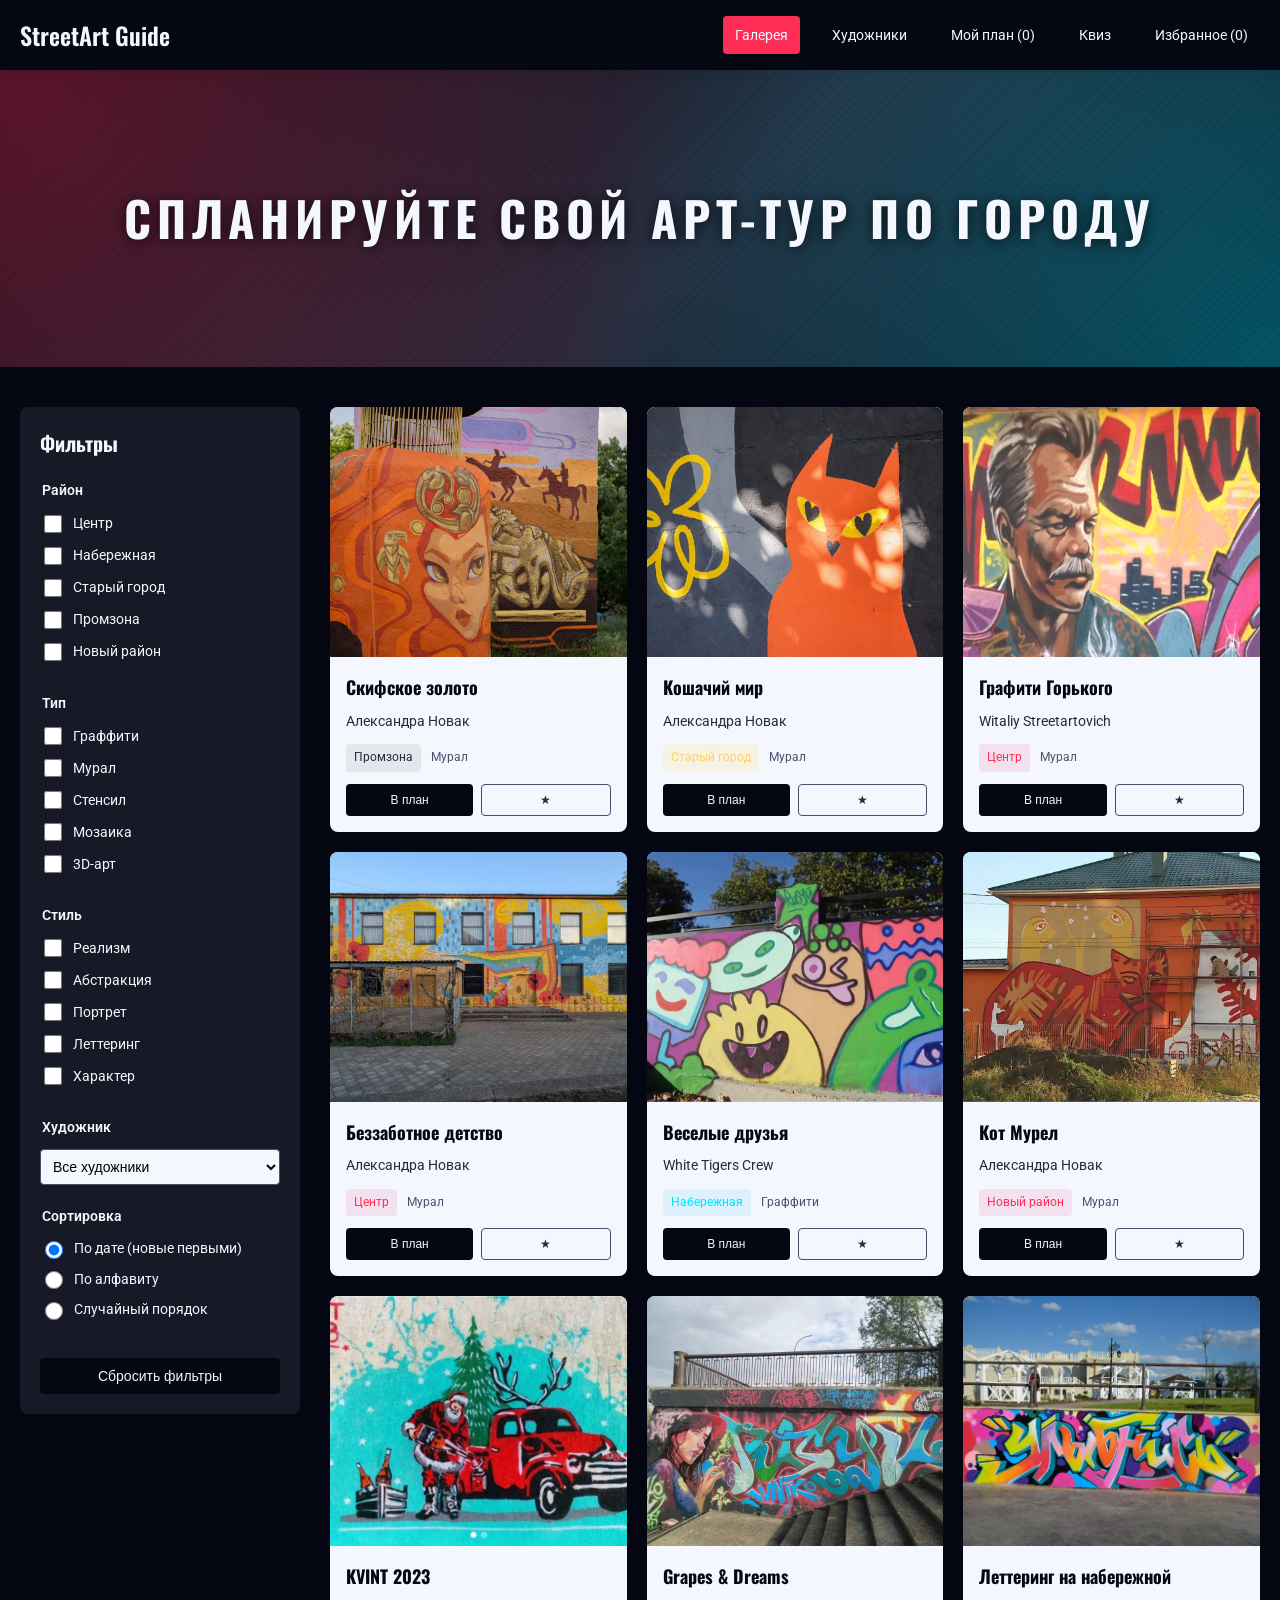
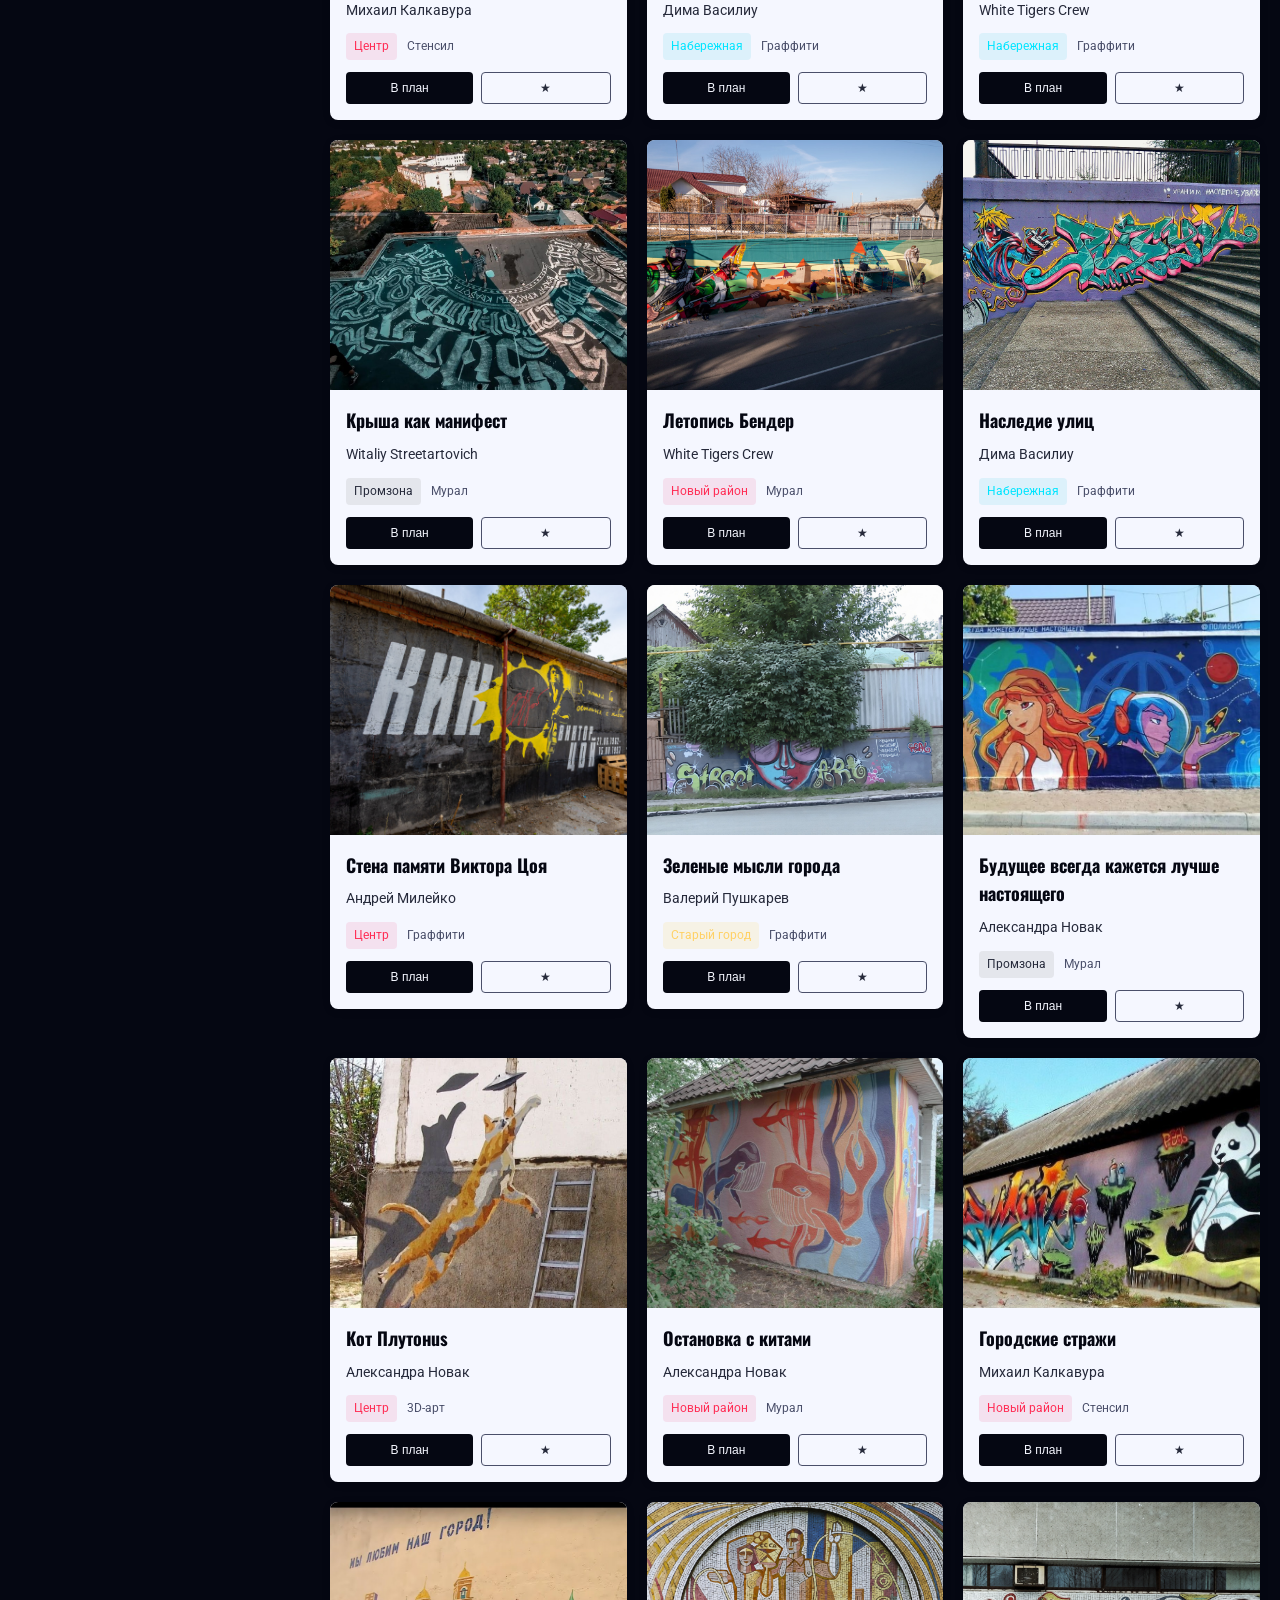
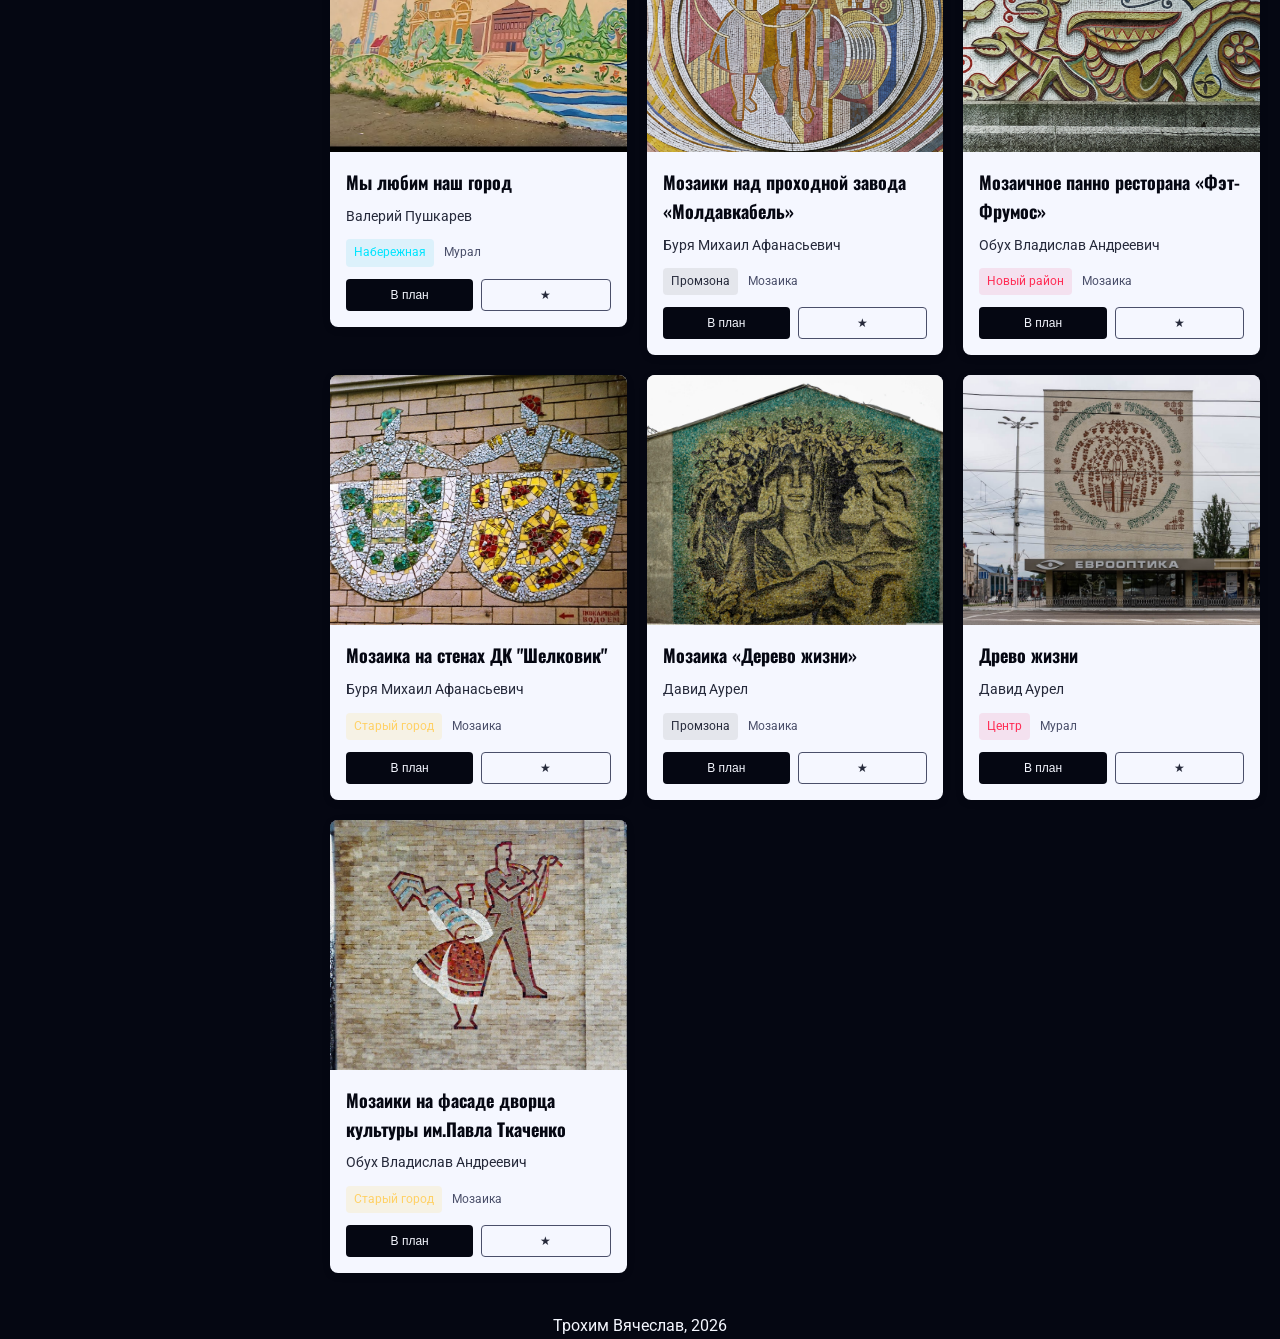
<file: index.html>
<!DOCTYPE html>
<html lang="ru">
<head>
    <meta charset="UTF-8">
    <meta name="viewport" content="width=device-width, initial-scale=1.0">
    <meta name="description" content="Цифровой путеводитель по уличному искусству города с интерактивной галереей, планировщиком визита и базой художников">
    <title>StreetArt Guide - Цифровой путеводитель по уличному искусству</title>
    <link rel="preconnect" href="https://fonts.googleapis.com">
    <link rel="preconnect" href="https://fonts.gstatic.com" crossorigin>
    <link href="https://fonts.googleapis.com/css2?family=Oswald:wght@400;600;700&family=Roboto:wght@300;400;500;700&display=swap" rel="stylesheet">
    <link rel="stylesheet" href="css/style.css">
</head>
<body class="page">
    <header class="header">
        <div class="header__container">
            <a href="index.html" class="header__logo">StreetArt Guide</a>
            <nav class="header__nav" aria-label="Основная навигация">
                <a href="index.html" class="header__nav-link header__nav-link_active">Галерея</a>
                <a href="artists.html" class="header__nav-link">Художники</a>
                <a href="planner.html" class="header__nav-link">Мой план (<span id="planCount">0</span>)</a>
                <a href="quiz.html" class="header__nav-link">Квиз</a>
                <a href="favorites.html" class="header__nav-link">Избранное (<span id="favCount">0</span>)</a>
            </nav>
            <button class="header__burger" aria-label="Открыть меню" id="burgerBtn">
                <span></span>
                <span></span>
                <span></span>
            </button>
        </div>
    </header>

    <section class="banner">
        <div class="banner__container">
            <h1 class="banner__title">Спланируйте свой арт-тур по городу</h1>
        </div>
    </section>

    <main class="content">
        <div class="content__container">
            <aside class="filters">
                <h2 class="filters__title">Фильтры</h2>
                
                <fieldset class="filters__fieldset">
                    <legend class="filters__legend">Район</legend>
                    <label class="filters__label">
                        <input type="checkbox" class="filters__checkbox" value="Центр" data-filter="district">
                        <span>Центр</span>
                    </label>
                    <label class="filters__label">
                        <input type="checkbox" class="filters__checkbox" value="Набережная" data-filter="district">
                        <span>Набережная</span>
                    </label>
                    <label class="filters__label">
                        <input type="checkbox" class="filters__checkbox" value="Старый город" data-filter="district">
                        <span>Старый город</span>
                    </label>
                    <label class="filters__label">
                        <input type="checkbox" class="filters__checkbox" value="Промзона" data-filter="district">
                        <span>Промзона</span>
                    </label>
                    <label class="filters__label">
                        <input type="checkbox" class="filters__checkbox" value="Новый район" data-filter="district">
                        <span>Новый район</span>
                    </label>
                </fieldset>

                <fieldset class="filters__fieldset">
                    <legend class="filters__legend">Тип</legend>
                    <label class="filters__label">
                        <input type="checkbox" class="filters__checkbox" value="Граффити" data-filter="type">
                        <span>Граффити</span>
                    </label>
                    <label class="filters__label">
                        <input type="checkbox" class="filters__checkbox" value="Мурал" data-filter="type">
                        <span>Мурал</span>
                    </label>
                    <label class="filters__label">
                        <input type="checkbox" class="filters__checkbox" value="Стенсил" data-filter="type">
                        <span>Стенсил</span>
                    </label>
                    <label class="filters__label">
                        <input type="checkbox" class="filters__checkbox" value="Мозаика" data-filter="type">
                        <span>Мозаика</span>
                    </label>
                    <label class="filters__label">
                        <input type="checkbox" class="filters__checkbox" value="3D-арт" data-filter="type">
                        <span>3D-арт</span>
                    </label>
                </fieldset>

                <fieldset class="filters__fieldset">
                    <legend class="filters__legend">Стиль</legend>
                    <label class="filters__label">
                        <input type="checkbox" class="filters__checkbox" value="Реализм" data-filter="style">
                        <span>Реализм</span>
                    </label>
                    <label class="filters__label">
                        <input type="checkbox" class="filters__checkbox" value="Абстракция" data-filter="style">
                        <span>Абстракция</span>
                    </label>
                    <label class="filters__label">
                        <input type="checkbox" class="filters__checkbox" value="Портрет" data-filter="style">
                        <span>Портрет</span>
                    </label>
                    <label class="filters__label">
                        <input type="checkbox" class="filters__checkbox" value="Леттеринг" data-filter="style">
                        <span>Леттеринг</span>
                    </label>
                    <label class="filters__label">
                        <input type="checkbox" class="filters__checkbox" value="Характер" data-filter="style">
                        <span>Характер</span>
                    </label>
                </fieldset>

                <fieldset class="filters__fieldset">
                    <legend class="filters__legend">Художник</legend>
                    <select class="filters__select" id="artistFilter" data-filter="artist">
                        <option value="">Все художники</option>
                    </select>
                </fieldset>

                <fieldset class="filters__fieldset">
                    <legend class="filters__legend">Сортировка</legend>
                    <label class="filters__label">
                        <input type="radio" class="filters__radio" name="sort" value="date" checked>
                        <span>По дате (новые первыми)</span>
                    </label>
                    <label class="filters__label">
                        <input type="radio" class="filters__radio" name="sort" value="alphabet">
                        <span>По алфавиту</span>
                    </label>
                    <label class="filters__label">
                        <input type="radio" class="filters__radio" name="sort" value="random">
                        <span>Случайный порядок</span>
                    </label>
                </fieldset>

                <button class="filters__reset" id="resetFilters">Сбросить фильтры</button>
            </aside>

            <section class="gallery" id="gallery" role="region" aria-label="Галерея арт-объектов">
                <div class="gallery__empty" id="galleryEmpty" style="display: none;">
                    <p>По выбранным фильтрам ничего не найдено</p>
                </div>
            </section>
        </div>
      
    </main>
  <footer>Трохим Вячеслав, 2026</footer>
    <!-- Модальное окно для детального просмотра арт-объекта -->
    <div class="modal" id="artworkModal" role="dialog" aria-labelledby="modalTitle" aria-hidden="true">
        <div class="modal__overlay" id="modalOverlay"></div>
        <div class="modal__content">
            <button class="modal__close" aria-label="Закрыть" id="modalClose">&times;</button>
            <div class="modal__body" id="modalBody"></div>
        </div>
    </div>

    <!-- Уведомления -->
    <div class="notification" id="notification"></div>

    <script src="js/data.js"></script>
    <script src="js/favorites.js"></script>
    <script src="js/planner.js"></script>
    <script src="js/gallery.js"></script>
    <script src="js/modals.js"></script>
    <script src="js/app.js"></script>
</body>
</html>
</file>
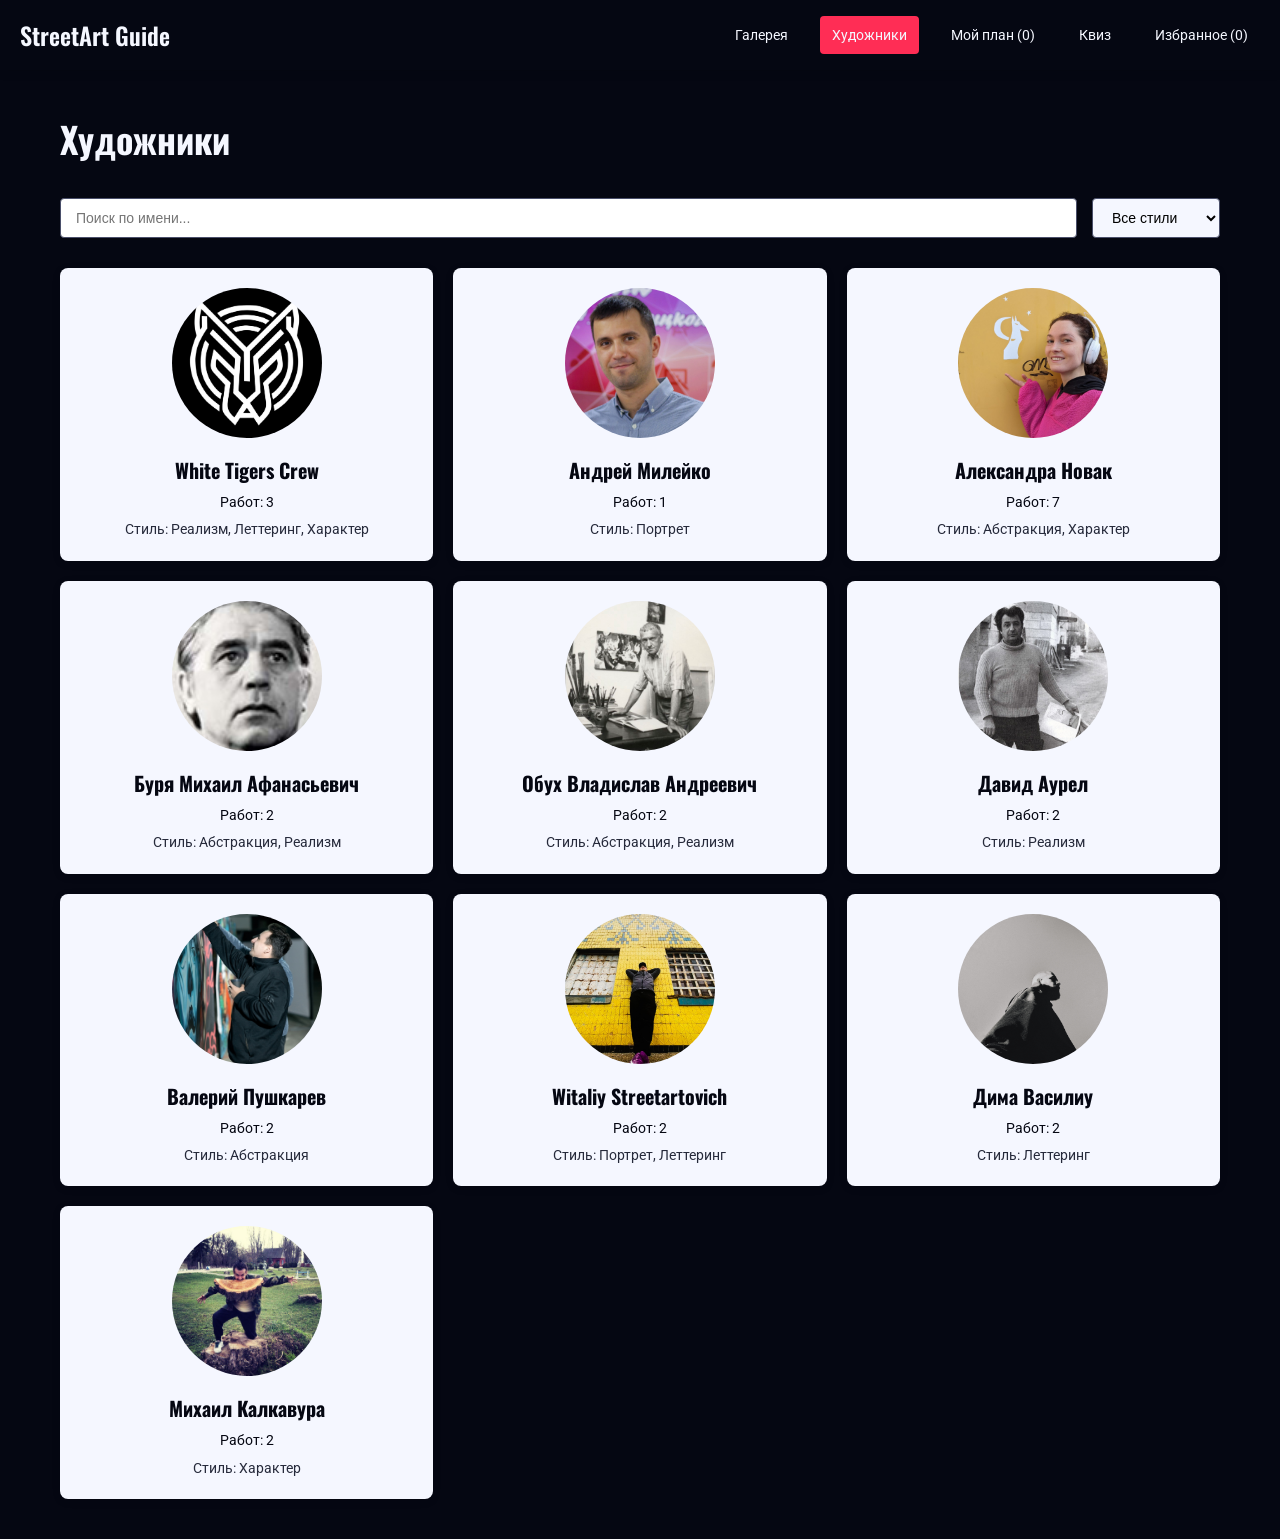
<file: artists.html>
<!DOCTYPE html>
<html lang="ru">
<head>
    <meta charset="UTF-8">
    <meta name="viewport" content="width=device-width, initial-scale=1.0">
    <meta name="description" content="База художников уличного искусства - биографии, портфолио, лучшие работы">
    <title>Художники - StreetArt Guide</title>
    <link rel="preconnect" href="https://fonts.googleapis.com">
    <link rel="preconnect" href="https://fonts.gstatic.com" crossorigin>
    <link href="https://fonts.googleapis.com/css2?family=Oswald:wght@400;600;700&family=Roboto:wght@300;400;500;700&display=swap" rel="stylesheet">
    <link rel="stylesheet" href="css/style.css">
    <link rel="stylesheet" href="css/artists.css">
</head>
<body class="page">
    <header class="header">
        <div class="header__container">
            <a href="index.html" class="header__logo">StreetArt Guide</a>
            <nav class="header__nav" aria-label="Основная навигация">
                <a href="index.html" class="header__nav-link">Галерея</a>
                <a href="artists.html" class="header__nav-link header__nav-link_active">Художники</a>
                <a href="planner.html" class="header__nav-link">Мой план (<span id="planCount">0</span>)</a>
                <a href="quiz.html" class="header__nav-link">Квиз</a>
                <a href="favorites.html" class="header__nav-link">Избранное (<span id="favCount">0</span>)</a>
            </nav>
            <button class="header__burger" aria-label="Открыть меню" id="burgerBtn">
                <span></span>
                <span></span>
                <span></span>
            </button>
        </div>
    </header>

    <main class="content">
        <div class="content__container content__container_full">
            <section class="artists-page" id="artistsPage">
                <h1 class="artists-page__title">Художники</h1>
                
                <div class="artists-page__filters">
                    <input type="text" class="artists-page__search" id="artistSearch" placeholder="Поиск по имени...">
                    <select class="artists-page__filter" id="styleFilter">
                        <option value="">Все стили</option>
                        <option value="Портрет">Портрет</option>
                        <option value="Абстракция">Абстракция</option>
                        <option value="Леттеринг">Леттеринг</option>
                        <option value="Характер">Характер</option>
                        <option value="Реализм">Реализм</option>
                    </select>
                </div>

                <div class="artists-grid" id="artistsGrid"></div>
            </section>

            <!-- Страница профиля художника -->
            <section class="artist-profile" id="artistProfile" style="display: none;">
                <button class="artist-profile__back" id="backToList">← Назад к списку</button>
                <div class="artist-profile__content" id="artistProfileContent"></div>
            </section>
        </div>
    </main>

    <div class="notification" id="notification"></div>

    <script src="js/data.js"></script>
    <script src="js/favorites.js"></script>
    <script src="js/planner.js"></script>
    <script src="js/modals.js"></script>
    <script src="js/artists.js"></script>
    <script src="js/app.js"></script>
</body>
</html>
</file>
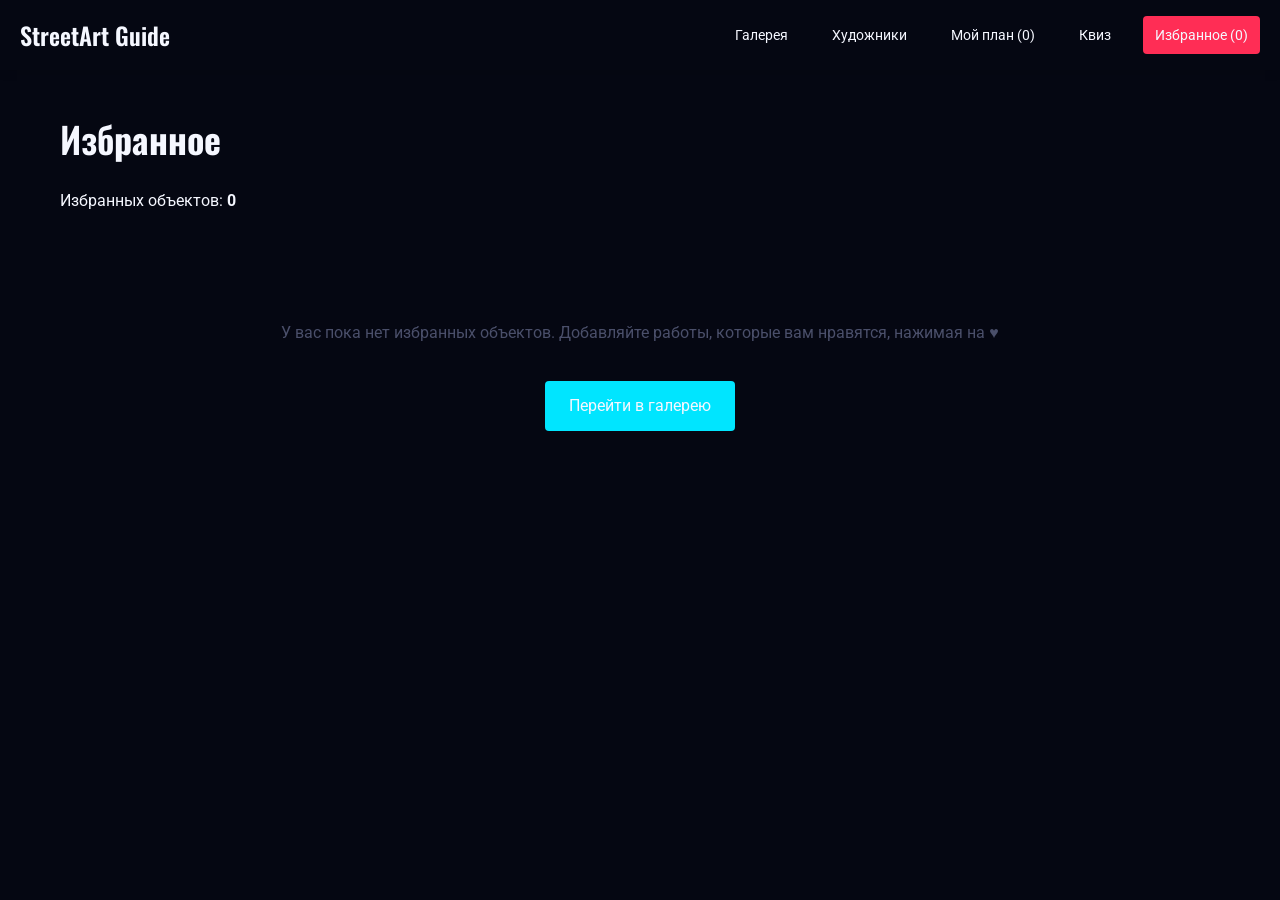
<file: favorites.html>
<!DOCTYPE html>
<html lang="ru">
<head>
    <meta charset="UTF-8">
    <meta name="viewport" content="width=device-width, initial-scale=1.0">
    <meta name="description" content="Избранные арт-объекты - ваша коллекция любимых произведений уличного искусства">
    <title>Избранное - StreetArt Guide</title>
    <link rel="preconnect" href="https://fonts.googleapis.com">
    <link rel="preconnect" href="https://fonts.gstatic.com" crossorigin>
    <link href="https://fonts.googleapis.com/css2?family=Oswald:wght@400;600;700&family=Roboto:wght@300;400;500;700&display=swap" rel="stylesheet">
    <link rel="stylesheet" href="css/style.css">
    <link rel="stylesheet" href="css/favorites.css">
</head>
<body class="page">
    <header class="header">
        <div class="header__container">
            <a href="index.html" class="header__logo">StreetArt Guide</a>
            <nav class="header__nav" aria-label="Основная навигация">
                <a href="index.html" class="header__nav-link">Галерея</a>
                <a href="artists.html" class="header__nav-link">Художники</a>
                <a href="planner.html" class="header__nav-link">Мой план (<span id="planCount">0</span>)</a>
                <a href="quiz.html" class="header__nav-link">Квиз</a>
                <a href="favorites.html" class="header__nav-link header__nav-link_active">Избранное (<span id="favCount">0</span>)</a>
            </nav>
            <button class="header__burger" aria-label="Открыть меню" id="burgerBtn">
                <span></span>
                <span></span>
                <span></span>
            </button>
        </div>
    </header>

    <main class="content">
        <div class="content__container content__container_full">
            <section class="favorites-page">
                <h1 class="favorites-page__title">Избранное</h1>
                
                <div class="favorites-page__stats">
                    <p>Избранных объектов: <strong id="favCountText">0</strong></p>
                </div>

                <div class="favorites-page__empty" id="favoritesEmpty" style="display: none;">
                    <p>У вас пока нет избранных объектов. Добавляйте работы, которые вам нравятся, нажимая на ♥</p>
                    <a href="index.html" class="favorites-page__link">Перейти в галерею</a>
                </div>

                <div class="favorites-page__actions" id="favoritesActions" style="display: none;">
                    <button class="favorites-page__btn favorites-page__btn_add-all" id="addAllToPlan">
                        Добавить все в план
                    </button>
                    <button class="favorites-page__btn favorites-page__btn_clear" id="clearFavorites">
                        Очистить избранное
                    </button>
                </div>

                <div class="gallery" id="favoritesGallery"></div>
            </section>
        </div>
    </main>

    <!-- Модальное окно для детального просмотра -->
    <div class="modal" id="artworkModal" role="dialog" aria-labelledby="modalTitle" aria-hidden="true">
        <div class="modal__overlay" id="modalOverlay"></div>
        <div class="modal__content">
            <button class="modal__close" aria-label="Закрыть" id="modalClose">&times;</button>
            <div class="modal__body" id="modalBody"></div>
        </div>
    </div>

    <div class="notification" id="notification"></div>

    <script src="js/data.js"></script>
    <script src="js/favorites.js"></script>
    <script src="js/planner.js"></script>
    <script src="js/modals.js"></script>
    <script src="js/favorites-page.js"></script>
    <script src="js/app.js"></script>
</body>
</html>
</file>
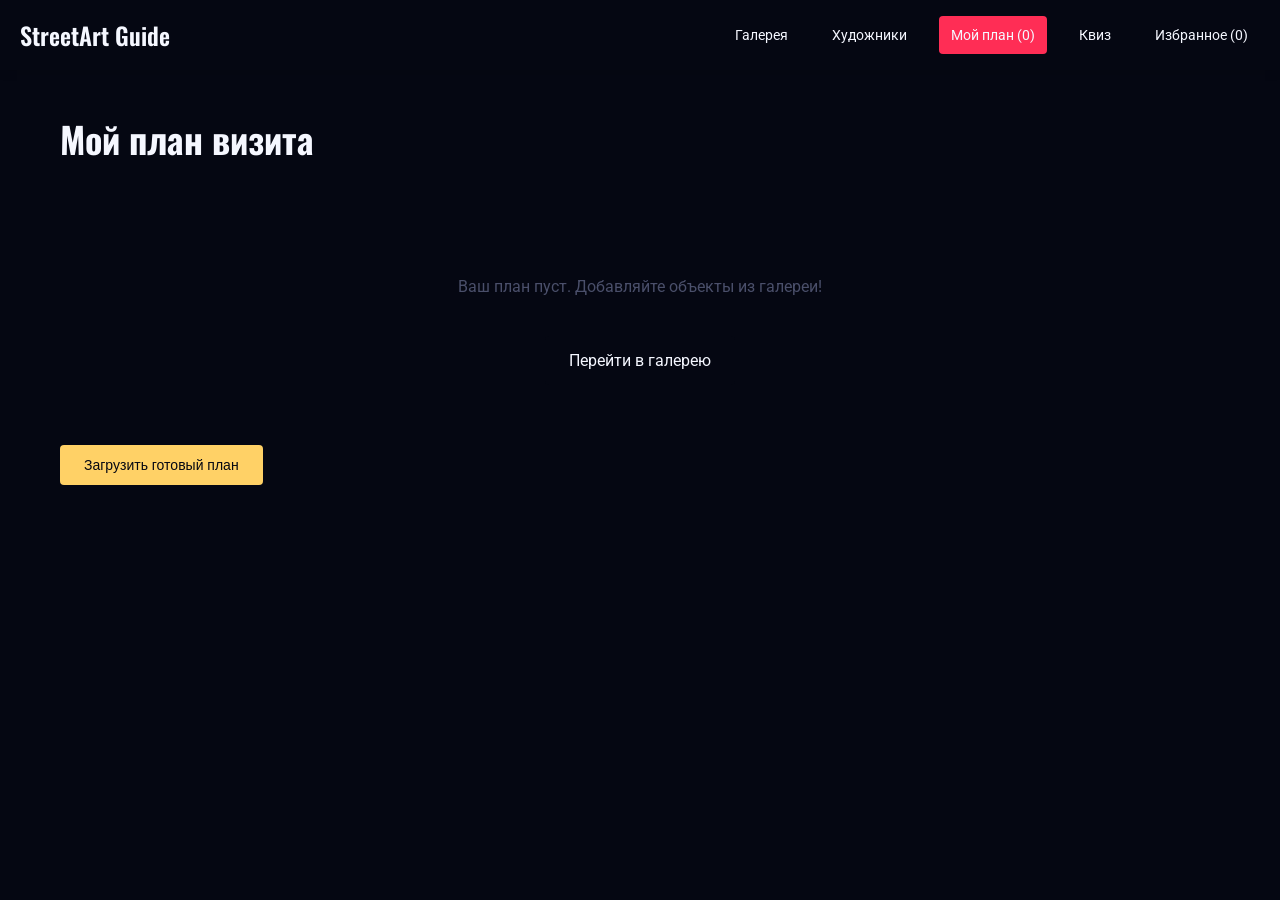
<file: planner.html>
<!DOCTYPE html>
<html lang="ru">
<head>
    <meta charset="UTF-8">
    <meta name="viewport" content="width=device-width, initial-scale=1.0">
    <meta name="description" content="Планировщик визита с автоматическим расчетом времени и расстояния">
    <title>Мой план визита - StreetArt Guide</title>
    <link rel="preconnect" href="https://fonts.googleapis.com">
    <link rel="preconnect" href="https://fonts.gstatic.com" crossorigin>
    <link href="https://fonts.googleapis.com/css2?family=Oswald:wght@400;600;700&family=Roboto:wght@300;400;500;700&display=swap" rel="stylesheet">
    <link rel="stylesheet" href="css/style.css">
    <link rel="stylesheet" href="css/planner.css">
</head>
<body class="page">
    <header class="header">
        <div class="header__container">
            <a href="index.html" class="header__logo">StreetArt Guide</a>
            <nav class="header__nav" aria-label="Основная навигация">
                <a href="index.html" class="header__nav-link">Галерея</a>
                <a href="artists.html" class="header__nav-link">Художники</a>
                <a href="planner.html" class="header__nav-link header__nav-link_active">Мой план (<span id="planCount">0</span>)</a>
                <a href="quiz.html" class="header__nav-link">Квиз</a>
                <a href="favorites.html" class="header__nav-link">Избранное (<span id="favCount">0</span>)</a>
            </nav>
            <button class="header__burger" aria-label="Открыть меню" id="burgerBtn">
                <span></span>
                <span></span>
                <span></span>
            </button>
        </div>
    </header>

    <main class="content">
        <div class="content__container content__container_full">
            <section class="planner-page">
                <h1 class="planner-page__title">Мой план визита</h1>
                
                <div class="planner-page__empty" id="planEmpty" style="display: none;">
                    <p>Ваш план пуст. Добавляйте объекты из галереи!</p>
                    <a href="index.html" class="planner-page__link">Перейти в галерею</a>
                </div>

                <div class="planner-page__content" id="planContent">
                    <div class="planner-page__list" id="planList"></div>
                    
                    <div class="planner-page__stats" id="planStats"></div>
                </div>
                
                <div class="planner-page__actions">
                    <button class="planner-page__btn planner-page__btn_save" id="savePlan">
                        Сохранить план
                    </button>
                    <button class="planner-page__btn planner-page__btn_load" id="loadPlan">
                        Загрузить готовый план
                    </button>
                    <button class="planner-page__btn planner-page__btn_clear" id="clearPlan">
                        Очистить план
                    </button>
                </div>
            </section>
        </div>
    </main>

    <!-- Модальное окно сохранения плана -->
    <div class="modal" id="saveModal" role="dialog" aria-hidden="true">
        <div class="modal__overlay" id="saveModalOverlay"></div>
        <div class="modal__content">
            <button class="modal__close" aria-label="Закрыть">&times;</button>
            <div class="modal__body">
                <h2 class="modal__title">Сохранить план</h2>
                <input type="text" class="modal__input" id="planName" placeholder="Введите название плана">
                <div class="modal__actions">
                    <button class="modal__btn modal__btn_add" id="confirmSave">Сохранить</button>
                    <button class="modal__btn modal__btn_cancel" id="cancelSave">Отмена</button>
                </div>
            </div>
        </div>
    </div>

    <!-- Модальное окно загрузки плана -->
    <div class="modal" id="loadModal" role="dialog" aria-hidden="true">
        <div class="modal__overlay" id="loadModalOverlay"></div>
        <div class="modal__content">
            <button class="modal__close" aria-label="Закрыть">&times;</button>
            <div class="modal__body">
                <h2 class="modal__title">Загрузить готовый план</h2>
                <div class="modal__plans" id="presetPlansList"></div>
            </div>
        </div>
    </div>

    <div class="notification" id="notification"></div>

    <script src="js/data.js"></script>
    <script src="js/favorites.js"></script>
    <script src="js/planner.js"></script>
    <script src="js/modals.js"></script>
    <script src="js/planner-page.js"></script>
    <script src="js/app.js"></script>
</body>
</html>
</file>
<file: css/style.css>
@import url('./blocks/style/banner/banner.css');
@import url('./blocks/style/banner/__container/banner__container.css');
@import url('./blocks/style/banner/__title/banner__title.css');

@import url('./blocks/style/card/card.css');
@import url('./blocks/style/card/__actions/card__actions.css');
@import url('./blocks/style/card/__artist/card__artist.css');
@import url('./blocks/style/card/__btn/card__btn.css');
@import url('./blocks/style/card/__content/card__content.css');
@import url('./blocks/style/card/__district/card__district.css');
@import url('./blocks/style/card/__image/card__image.css');
@import url('./blocks/style/card/__info/card__info.css');
@import url('./blocks/style/card/__title/card__title.css');
@import url('./blocks/style/card/__type/card__type.css');
@import url('./blocks/style/card/__btn/_add/card__btn_add.css');
@import url('./blocks/style/card/__btn/_favorite/card__btn_favorite.css');
@import url('./blocks/style/card/__district/_center/card__district_center.css');
@import url('./blocks/style/card/__district/_naberezhna/card__district_naberezhna.css');
@import url('./blocks/style/card/__district/_old-city/card__district_old-city.css');
@import url('./blocks/style/card/__district/_promzone/card__district_promzone.css');
@import url('./blocks/style/card/__district/_new-district/card__district_new-district.css');

@import url('./blocks/style/content/content.css');
@import url('./blocks/style/content/__container/content__container.css');
@import url('./blocks/style/content/__container/_full/content__container_full.css');

@import url('./blocks/style/filters/filters.css');
@import url('./blocks/style/filters/__checkbox/filters__checkbox.css');
@import url('./blocks/style/filters/__fieldset/filters__fieldset.css');
@import url('./blocks/style/filters/__label/filters__label.css');
@import url('./blocks/style/filters/__legend/filters__legend.css');
@import url('./blocks/style/filters/__radio/filters__radio.css');
@import url('./blocks/style/filters/__reset/filters__reset.css');
@import url('./blocks/style/filters/__select/filters__select.css');
@import url('./blocks/style/filters/__title/filters__title.css');

@import url('./blocks/style/gallery/gallery.css');
@import url('./blocks/style/gallery/__empty/gallery__empty.css');

@import url('./blocks/style/header/header.css');
@import url('./blocks/style/header/__burger/header__burger.css');
@import url('./blocks/style/header/__container/header__container.css');
@import url('./blocks/style/header/__logo/header__logo.css');
@import url('./blocks/style/header/__nav-link/header__nav-link.css');
@import url('./blocks/style/header/__nav/header__nav.css');
@import url('./blocks/style/header/__nav-link/_active/header__nav-link_active.css');

@import url('./blocks/style/modal/modal.css');
@import url('./blocks/style/modal/__actions/modal__actions.css');
@import url('./blocks/style/modal/__body/modal__body.css');
@import url('./blocks/style/modal/__btn/modal__btn.css');
@import url('./blocks/style/modal/__close/modal__close.css');
@import url('./blocks/style/modal/__content/modal__content.css');
@import url('./blocks/style/modal/__description/modal__description.css');
@import url('./blocks/style/modal/__gallery/modal__gallery.css');
@import url('./blocks/style/modal/__info/modal__info.css');
@import url('./blocks/style/modal/__info-item/modal__info-item.css');
@import url('./blocks/style/modal/__overlay/modal__overlay.css');
@import url('./blocks/style/modal/__title/modal__title.css');
@import url('./blocks/style/modal/__year/modal__year.css');
@import url('./blocks/style/modal/__btn/_add/modal__btn_add.css');
@import url('./blocks/style/modal/__btn/_favorite/modal__btn_favorite.css');
@import url('./blocks/style/modal/__btn/_artist/modal__btn_artist.css');
@import url('./blocks/style/modal/__btn/_share/modal__btn_share.css');

@import url('./blocks/style/notification/notification.css');

@import url('./blocks/style/page/page.css');

@import url('./blocks/style/variables/variables.css');
 footer{
   text-align: center;
 }
</file>
<file: css/artists.css>
@import url('./blocks/artists/artist-card/artist-card.css');
@import url('./blocks/artists/artist-card/__avatar/artist-card__avatar.css');
@import url('./blocks/artists/artist-card/__content/artist-card__content.css');
@import url('./blocks/artists/artist-card/__name/artist-card__name.css');
@import url('./blocks/artists/artist-card/__real-name/artist-card__real-name.css');
@import url('./blocks/artists/artist-card/__style/artist-card__style.css');
@import url('./blocks/artists/artist-card/__works/artist-card__works.css');

@import url('./blocks/artists/artist-profile/artist-profile.css');
@import url('./blocks/artists/artist-profile/__actions/artist-profile__actions.css');
@import url('./blocks/artists/artist-profile/__avatar/artist-profile__avatar.css');
@import url('./blocks/artists/artist-profile/__back/artist-profile__back.css');
@import url('./blocks/artists/artist-profile/__bio/artist-profile__bio.css');
@import url('./blocks/artists/artist-profile/__btn/artist-profile__btn.css');
@import url('./blocks/artists/artist-profile/__header/artist-profile__header.css');
@import url('./blocks/artists/artist-profile/__info/artist-profile__info.css');
@import url('./blocks/artists/artist-profile/__meta/artist-profile__meta.css');
@import url('./blocks/artists/artist-profile/__name/artist-profile__name.css');
@import url('./blocks/artists/artist-profile/__quote/artist-profile__quote.css');
@import url('./blocks/artists/artist-profile/__real-name/artist-profile__real-name.css');
@import url('./blocks/artists/artist-profile/__style/artist-profile__style.css');
@import url('./blocks/artists/artist-profile/__works/artist-profile__works.css');
@import url('./blocks/artists/artist-profile/__btn/_add-all/artist-profile__btn_add-all.css');
@import url('./blocks/artists/artist-profile/__btn/_view-all/artist-profile__btn_view-all.css');

@import url('./blocks/artists/artist-work-card/artist-work-card.css');
@import url('./blocks/artists/artist-work-card/__district/artist-work-card__district.css');
@import url('./blocks/artists/artist-work-card/__image/artist-work-card__image.css');
@import url('./blocks/artists/artist-work-card/__info/artist-work-card__info.css');
@import url('./blocks/artists/artist-work-card/__title/artist-work-card__title.css');

@import url('./blocks/artists/artist-works-grid/artist-works-grid.css');

@import url('./blocks/artists/artists-grid/artists-grid.css');

@import url('./blocks/artists/artists-page/artists-page.css');
@import url('./blocks/artists/artists-page/__filter/artists-page__filter.css');
@import url('./blocks/artists/artists-page/__filters/artists-page__filters.css');
@import url('./blocks/artists/artists-page/__search/artists-page__search.css');
@import url('./blocks/artists/artists-page/__title/artists-page__title.css');
</file>
<file: css/favorites.css>
@import url('./blocks/favorites/favorites-page/favorites-page.css');
@import url('./blocks/favorites/favorites-page/__actions/favorites-page__actions.css');
@import url('./blocks/favorites/favorites-page/__btn/favorites-page__btn.css');
@import url('./blocks/favorites/favorites-page/__empty/favorites-page__empty.css');
@import url('./blocks/favorites/favorites-page/__link/favorites-page__link.css');
@import url('./blocks/favorites/favorites-page/__stats/favorites-page__stats.css');
@import url('./blocks/favorites/favorites-page/__title/favorites-page__title.css');
@import url('./blocks/favorites/favorites-page/__btn/_add-all/favorites-page__btn_add-all.css');
@import url('./blocks/favorites/favorites-page/__btn/_clear/favorites-page__btn_clear.css');
</file>
<file: css/planner.css>
@import url('./blocks/planner/modal/__input/modal__input.css');
@import url('./blocks/planner/modal/__plans/modal__plans.css');
@import url('./blocks/planner/modal/__btn/_cancel/modal__btn_cancel.css');

@import url('./blocks/planner/plan-item/plan-item.css');
@import url('./blocks/planner/plan-item/__actions/plan-item__actions.css');
@import url('./blocks/planner/plan-item/__address/plan-item__address.css');
@import url('./blocks/planner/plan-item/__artist/plan-item__artist.css');
@import url('./blocks/planner/plan-item/__btn/plan-item__btn.css');
@import url('./blocks/planner/plan-item/__district/plan-item__district.css');
@import url('./blocks/planner/plan-item/__image/plan-item__image.css');
@import url('./blocks/planner/plan-item/__info/plan-item__info.css');
@import url('./blocks/planner/plan-item/__number/plan-item__number.css');
@import url('./blocks/planner/plan-item/__title/plan-item__title.css');
@import url('./blocks/planner/plan-item/__btn/_remove/plan-item__btn_remove.css');

@import url('./blocks/planner/planner-page/planner-page.css');
@import url('./blocks/planner/planner-page/__actions/planner-page__actions.css');
@import url('./blocks/planner/planner-page/__btn/planner-page__btn.css');
@import url('./blocks/planner/planner-page/__empty/planner-page__empty.css');
@import url('./blocks/planner/planner-page/__link/planner-page__link.css');
@import url('./blocks/planner/planner-page/__list/planner-page__list.css');
@import url('./blocks/planner/planner-page/__stats/planner-page__stats.css');
@import url('./blocks/planner/planner-page/__stats-item/planner-page__stats-item.css');
@import url('./blocks/planner/planner-page/__title/planner-page__title.css');
@import url('./blocks/planner/planner-page/__warning/planner-page__warning.css');
@import url('./blocks/planner/planner-page/__btn/_clear/planner-page__btn_clear.css');
@import url('./blocks/planner/planner-page/__btn/_load/planner-page__btn_load.css');
@import url('./blocks/planner/planner-page/__btn/_save/planner-page__btn_save.css');

@import url('./blocks/planner/preset-plan-card/preset-plan-card.css');
@import url('./blocks/planner/preset-plan-card/__description/preset-plan-card__description.css');
@import url('./blocks/planner/preset-plan-card/__info/preset-plan-card__info.css');
@import url('./blocks/planner/preset-plan-card/__name/preset-plan-card__name.css');
</file>
